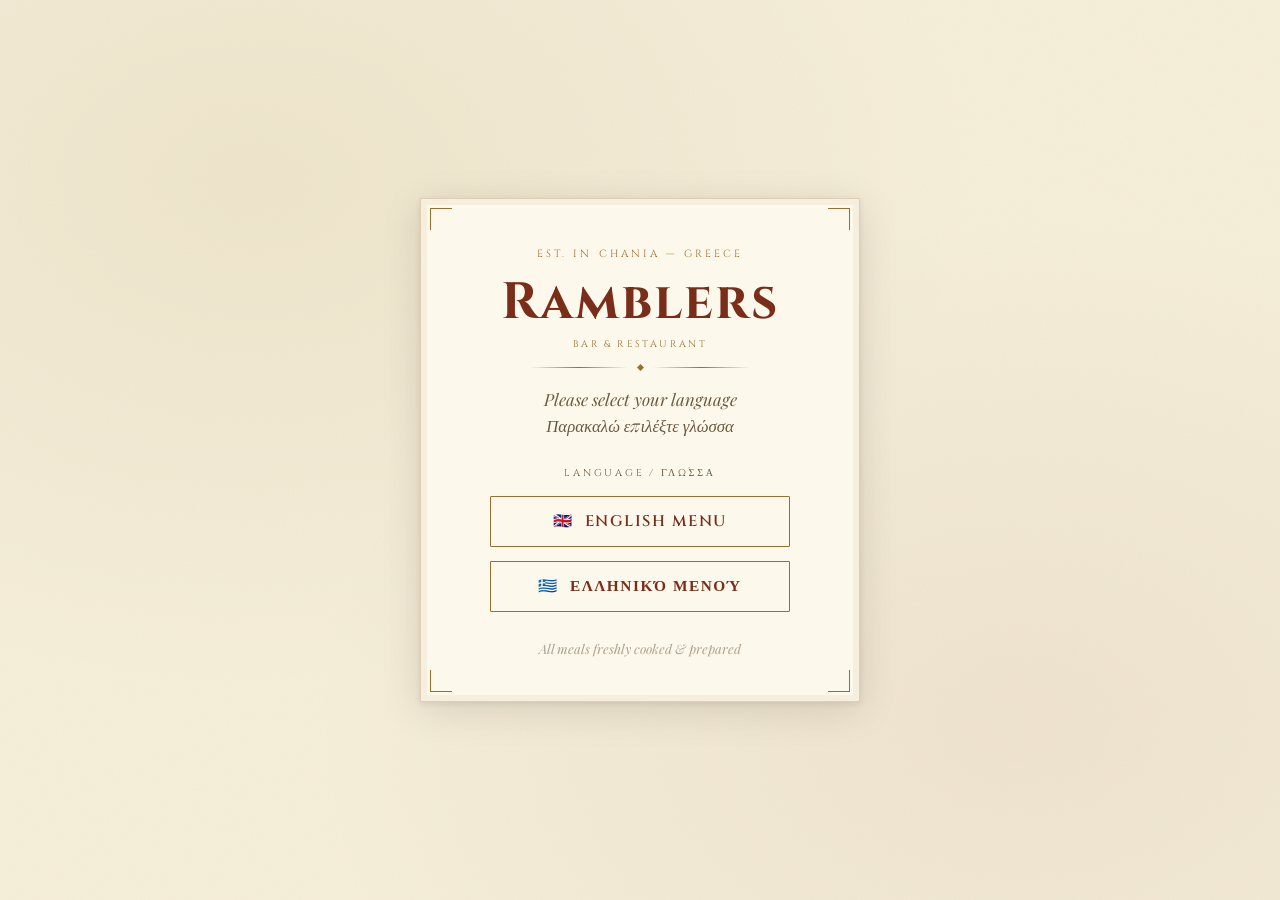
<file: index.html>
<!DOCTYPE html>
<html lang="en">
<head>
  <meta charset="UTF-8">
  <meta name="viewport" content="width=device-width, initial-scale=1.0, viewport-fit=cover">
  <meta name="theme-color" content="#2c1a0e">
  <title>Welcome to Ramblers</title>
  <link rel="preconnect" href="https://fonts.googleapis.com">
  <link href="https://fonts.googleapis.com/css2?family=Playfair+Display:ital,wght@0,400;0,600;0,700;1,400;1,600&family=Cinzel:wght@400;600;700&display=swap" rel="stylesheet">
  <style>
    *, *::before, *::after { box-sizing: border-box; margin: 0; padding: 0; }

    :root {
      --ink:       #1a1008;
      --parchment: #f5eed8;
      --cream:     #fdf8ec;
      --gold:      #9a6f2e;
      --gold-light:#c49a4a;
      --rust:      #7a2e1a;
      --faded:     #6b5a3e;
      --touch-min: 44px;
    }

    html {
      -webkit-text-size-adjust: 100%;
      text-size-adjust: 100%;
    }

    body {
      font-family: 'Playfair Display', 'Georgia', 'Times New Roman', serif;
      background-color: var(--parchment);
      color: var(--ink);
      /* Full viewport, centered — works on all screen sizes */
      min-height: 100dvh; /* dvh = dynamic viewport height (handles iOS bar) */
      display: flex;
      align-items: center;
      justify-content: center;
      padding: 16px;
      /* Safe area for notch / home bar */
      padding-top: max(16px, env(safe-area-inset-top));
      padding-bottom: max(16px, env(safe-area-inset-bottom));
      padding-left: max(16px, env(safe-area-inset-left));
      padding-right: max(16px, env(safe-area-inset-right));
      background-image:
        radial-gradient(ellipse at 20% 20%, rgba(154,111,46,0.08) 0%, transparent 50%),
        radial-gradient(ellipse at 80% 80%, rgba(122,46,26,0.06) 0%, transparent 50%),
        url("data:image/svg+xml,%3Csvg xmlns='http://www.w3.org/2000/svg' width='400' height='400'%3E%3Cfilter id='n'%3E%3CfeTurbulence type='fractalNoise' baseFrequency='0.75' numOctaves='4' stitchTiles='stitch'/%3E%3C/filter%3E%3Crect width='400' height='400' filter='url(%23n)' opacity='0.04'/%3E%3C/svg%3E");
    }

    .card {
      /* Mobile: full width up to a comfortable max */
      width: 100%;
      max-width: 440px;
      background: var(--cream);
      border: 1px solid rgba(154,111,46,0.3);
      border-radius: 2px;
      /* Mobile padding: comfortable but not excessive */
      padding: 36px 24px 32px;
      text-align: center;
      position: relative;
      box-shadow:
        0 2px 6px rgba(26,16,8,0.08),
        0 8px 40px rgba(26,16,8,0.12),
        inset 0 0 0 6px rgba(154,111,46,0.07);
      animation: fadeUp 0.7s cubic-bezier(0.22,1,0.36,1) both;
    }

    @keyframes fadeUp {
      from { opacity: 0; transform: translateY(16px); }
      to   { opacity: 1; transform: translateY(0); }
    }

    /* Corner brackets */
    .card::before, .card::after,
    .corner-br, .corner-bl {
      content: '';
      position: absolute;
      width: 22px;
      height: 22px;
      border-color: var(--gold);
      border-style: solid;
    }
    .card::before  { top:9px; left:9px;  border-width: 1.5px 0 0 1.5px; }
    .card::after   { top:9px; right:9px; border-width: 1.5px 1.5px 0 0; }
    .corner-br { bottom:9px; right:9px; border-width: 0 1.5px 1.5px 0; }
    .corner-bl { bottom:9px; left:9px;  border-width: 0 0 1.5px 1.5px; }

    .emblem {
      font-family: 'Cinzel', serif;
      /* clamp for all screen sizes */
      font-size: clamp(0.52em, 2.5vw, 0.65em);
      letter-spacing: 0.3em;
      text-transform: uppercase;
      color: var(--gold);
      margin-bottom: 14px;
      display: block;
    }

    h1 {
      font-family: 'Cinzel', serif;
      font-size: clamp(2em, 10vw, 3.2em);
      font-weight: 700;
      color: var(--rust);
      line-height: 1.1;
      letter-spacing: 0.04em;
      margin-bottom: 6px;
    }

    .bar-label {
      font-family: 'Cinzel', serif;
      font-size: clamp(0.48em, 2vw, 0.6em);
      letter-spacing: 0.25em;
      color: var(--gold);
      margin-bottom: 4px;
      text-transform: uppercase;
    }

    .divider {
      display: flex;
      align-items: center;
      gap: 10px;
      margin: 14px auto 16px;
      max-width: 220px;
    }
    .divider-line {
      flex: 1;
      height: 1px;
      background: linear-gradient(to right, transparent, var(--gold), transparent);
    }
    .divider-diamond {
      width: 5px; height: 5px;
      background: var(--gold);
      transform: rotate(45deg);
      flex-shrink: 0;
    }

    .tagline {
      font-family: 'Playfair Display', 'Georgia', 'Times New Roman', serif;
      font-style: italic;
      font-size: clamp(0.88em, 3.8vw, 1.05em);
      color: var(--faded);
      margin-bottom: 28px;
      line-height: 1.55;
      padding: 0 4px;
    }

    .lang-label {
      font-family: 'Cinzel', serif;
      font-size: clamp(0.52em, 2.2vw, 0.62em);
      letter-spacing: 0.28em;
      text-transform: uppercase;
      color: var(--faded);
      margin-bottom: 16px;
      display: block;
    }

    .lang-buttons {
      display: flex;
      flex-direction: column;
      gap: 12px;
    }

    .lang-btn {
      display: flex;
      align-items: center;
      justify-content: center;
      width: 100%;
      max-width: 300px;
      margin: 0 auto;
      /* Meet touch target minimum */
      min-height: 44px;
      padding: 14px 20px;
      border: 1.5px solid var(--gold);
      background: transparent;
      color: var(--rust);
      font-family: 'Cinzel', serif;
      font-size: clamp(0.78em, 3.5vw, 0.96em);
      font-weight: 600;
      letter-spacing: 0.1em;
      text-transform: uppercase;
      cursor: pointer;
      border-radius: 1px;
      position: relative;
      overflow: hidden;
      transition: color 0.32s ease, border-color 0.32s ease;
      text-decoration: none;
      -webkit-tap-highlight-color: transparent;
    }

    .lang-btn::before {
      content: '';
      position: absolute;
      inset: 0;
      background: var(--rust);
      transform: scaleX(0);
      transform-origin: left;
      transition: transform 0.32s cubic-bezier(0.22,1,0.36,1);
      z-index: 0;
    }
    .lang-btn:hover::before,
    .lang-btn:focus::before  { transform: scaleX(1); }
    .lang-btn:hover,
    .lang-btn:focus { color: var(--cream); border-color: var(--rust); outline: none; }
    .lang-btn span { position: relative; z-index: 1; }

    /* On touch: show filled state on active (no hover) */
    .lang-btn:active::before { transform: scaleX(1); }
    .lang-btn:active { color: var(--cream); border-color: var(--rust); }

    .footer-note {
      margin-top: 28px;
      font-family: 'Playfair Display', 'Georgia', 'Times New Roman', serif;
      font-style: italic;
      font-size: clamp(0.72em, 3vw, 0.82em);
      color: rgba(107,90,62,0.55);
    }

    /* Tablet and up: more generous padding */
    @media (min-width: 480px) {
      .card { padding: 48px 40px 44px; }
      .lang-buttons { gap: 14px; }
    }
  </style>
</head>
<body>
  <div class="card">
    <div class="corner-br"></div>
    <div class="corner-bl"></div>

    <span class="emblem">Est. in Chania &mdash; Greece</span>
    <h1>Ramblers</h1>
    <p class="bar-label">Bar &amp; Restaurant</p>

    <div class="divider">
      <span class="divider-line"></span>
      <span class="divider-diamond"></span>
      <span class="divider-line"></span>
    </div>

    <p class="tagline">Please select your language<br>Παρακαλώ επιλέξτε γλώσσα</p>

    <span class="lang-label">Language / Γλώσσα</span>

    <div class="lang-buttons">
      <a class="lang-btn" href="menu_en.html"><span>🇬🇧&nbsp; English Menu</span></a>
      <a class="lang-btn" href="menu_gr.html"><span>🇬🇷&nbsp; Ελληνικό Μενού</span></a>
    </div>

    <p class="footer-note">All meals freshly cooked &amp; prepared</p>
  </div>
</body>
</html>
</file>
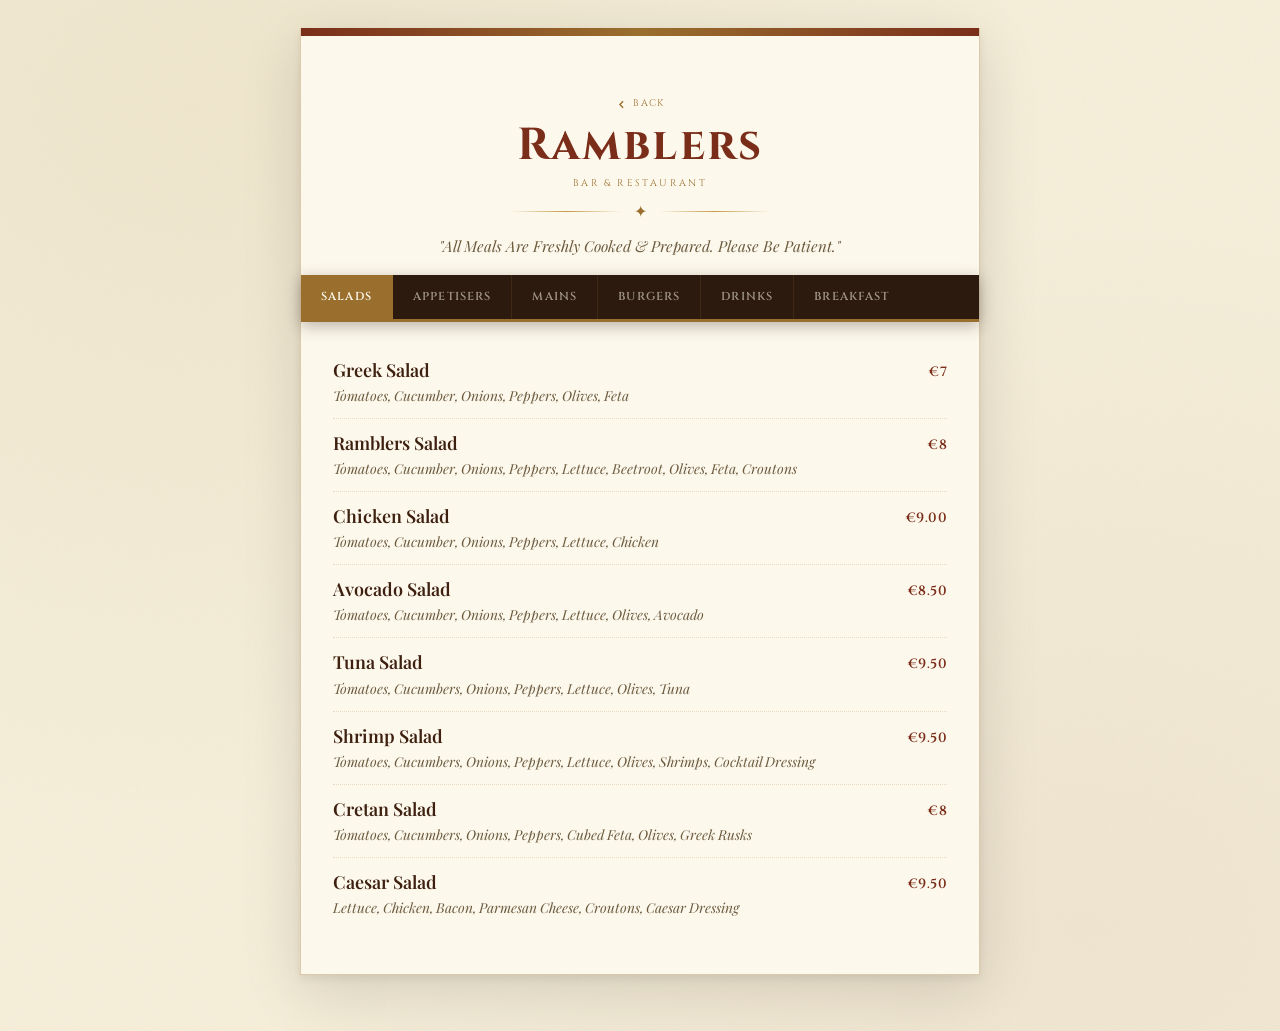
<file: menu_en.html>
<!DOCTYPE html>
<html lang="en">

<head>
  <meta charset="UTF-8">
  <meta name="viewport" content="width=device-width, initial-scale=1.0">
  <title>Our Menu – Ramblers Bar &amp; Restaurant</title>
  <link rel="preconnect" href="https://fonts.googleapis.com">
  <link
    href="https://fonts.googleapis.com/css2?family=Playfair+Display:ital,wght@0,400;0,600;0,700;1,400;1,600&family=Cinzel:wght@400;600;700&display=swap"
    rel="stylesheet">
  <link rel="stylesheet" href="styles.css">
  <script src="scripts.js" defer></script>
</head>

<body>

  <div class="menu-container">

    <!-- Decorative band added via CSS ::before -->

    <div class="menu-header">
      <a class="back-link" href="index.html">
        <svg viewBox="0 0 24 24">
          <polyline points="15 18 9 12 15 6" />
        </svg>
        Back
      </a>

      <h1 class="menu-title">Ramblers</h1>
      <span class="menu-subtitle">Bar &amp; Restaurant</span>

      <div class="header-rule">
        <span class="header-rule-line"></span>
        <span class="header-rule-ornament">✦</span>
        <span class="header-rule-line"></span>
      </div>

      <p class="tagline">"All Meals Are Freshly Cooked &amp; Prepared. Please Be Patient."</p>
    </div>

    <!-- Tab navigation (populated by JS) -->
    <div class="tab-container" id="menuTabs" role="tablist" aria-label="Menu categories"></div>

    <!-- ══ SALADS ══ -->
    <section class="menu-section" id="salads" role="tabpanel" tabindex="0" aria-labelledby="tab-salads">
      <h2 class="food-category">Salads</h2>
      <ul>
        <li><strong>Greek Salad</strong> <span class="price">€7</span>
          <span>Tomatoes, Cucumber, Onions, Peppers, Olives, Feta</span>
        </li>
        <li><strong>Ramblers Salad</strong> <span class="price">€8</span>
          <span>Tomatoes, Cucumber, Onions, Peppers, Lettuce, Beetroot, Olives, Feta, Croutons</span>
        </li>
        <li><strong>Chicken Salad</strong> <span class="price">€9.00</span>
          <span>Tomatoes, Cucumber, Onions, Peppers, Lettuce, Chicken</span>
        </li>
        <li><strong>Avocado Salad</strong> <span class="price">€8.50</span>
          <span>Tomatoes, Cucumber, Onions, Peppers, Lettuce, Olives, Avocado</span>
        </li>
        <li><strong>Tuna Salad</strong> <span class="price">€9.50</span>
          <span>Tomatoes, Cucumbers, Onions, Peppers, Lettuce, Olives, Tuna</span>
        </li>
        <li><strong>Shrimp Salad</strong> <span class="price">€9.50</span>
          <span>Tomatoes, Cucumbers, Onions, Peppers, Lettuce, Olives, Shrimps, Cocktail Dressing</span>
        </li>
        <li><strong>Cretan Salad</strong> <span class="price">€8</span>
          <span>Tomatoes, Cucumbers, Onions, Peppers, Cubed Feta, Olives, Greek Rusks</span>
        </li>
        <li><strong>Caesar Salad</strong> <span class="price">€9.50</span>
          <span>Lettuce, Chicken, Bacon, Parmesan Cheese, Croutons, Caesar Dressing</span>
        </li>
      </ul>
    </section>

    <!-- ══ APPETISERS ══ -->
    <section class="menu-section" id="appetisers" role="tabpanel" tabindex="0" aria-labelledby="tab-appetisers">
      <h2 class="food-category">Appetisers</h2>
      <ul>
        <li><strong>Fresh Bread and Garlic/Olive oil</strong> <span class="price">€2.50</span></li>
        <li><strong>Spring Rolls (sweet chili sauce)</strong> <span class="price">€2.00 each</span></li>
        <li><strong>French Fries</strong> <span class="price">€4.00</span></li>
        <li><strong>Onion Rings</strong> <span class="price">€5.50</span></li>
        <li><strong>Tzatziki and Bread</strong> <span class="price">€5.50</span></li>
        <li><strong>Feta Saganaki</strong> <span class="price">€6.50</span></li>
        <li><strong>Cheese Garlic Mushroom Bread</strong> <span class="price">€6.50</span></li>
        <li><strong>Gypsy Spits</strong> <span class="price">€8.00</span></li>
        <li><strong>Meat Balls in Greek Tomato Sauce (Beef)</strong> <span class="price">€8.00</span></li>
        <li><strong>Chicken Strips with Dipping Sauce</strong> <span class="price">€9.00</span></li>
        <li><strong>Wings (BBQ or Hot or Buffalo)</strong> <span class="price">€7.00</span></li>
        <li><strong>Calamari with Dipping Sauce</strong> <span class="price">€9.00</span></li>
        <li><strong>Cheese Pies with Honey</strong> <span class="price">€7.00</span></li>
        <li><strong>Cheese Balls with Sweet Chili Sauce (x8)</strong> <span class="price">€7.00</span></li>
        <li><strong>Breaded Shrimps (x8)</strong> <span class="price">€8.50</span>
          <span>Served with sweet chili sauce</span>
        </li>
      </ul>
    </section>

    <!-- ══ MAIN DISHES ══ -->
    <section class="menu-section" id="main-dishes" role="tabpanel" tabindex="0" aria-labelledby="tab-main-dishes">
      <h2 class="food-category">Main Dishes</h2>
      <ul>
        <li><strong>Greek Pork Gyros</strong> <span class="price">€12.00</span>
          <span>Served with Fries, Pitta Bread, Tzatziki, Tomatoes &amp; Onions</span>
        </li>
        <li><strong>Greek Chicken Gyros</strong> <span class="price">€12.00</span>
          <span>Served with Fries, Pitta Bread, Tzatziki, Tomatoes &amp; Onions</span>
        </li>
        <li><strong>Beef Chilli</strong> <span class="price">€12.50</span></li>
        <li><strong>Steak Beef (200g), Egg &amp; Chips</strong> <span class="price">€17.50</span></li>
        <li><strong>Beef Kebab (x3)</strong> <span class="price">€17.50</span></li>
        <li><strong>Beef Fillet Steak (300g)</strong> <span class="price">€30.00</span></li>
        <li><strong>Beef Rump Steak (300g)</strong> <span class="price">€27.50</span></li>
        <li><strong>Beef Sirloin Steak (300g)</strong> <span class="price">€27.50</span></li>
        <li><strong>Beef T-Bone Steak (500g)</strong> <span class="price">€29.00</span></li>
        <li><strong>Beef Rib Eye Steak (300g)</strong> <span class="price">€28.00</span></li>
        <li><strong>Pork Kebab (x3)</strong> <span class="price">€12.50</span></li>
        <li><strong>Pork Chop (+500g)</strong> <span class="price">€12.50</span></li>
        <li><strong>Pork Spare Ribs (Full Rack)</strong> <span class="price">€17.50</span>
          <span>BBQ or Plain</span>
        </li>
        <li><strong>Chicken Kebab (x3)</strong> <span class="price">€12.50</span></li>
        <li><strong>Grilled Chicken Fillet</strong> <span class="price">€12.50</span></li>
        <li><strong>Stuffed Chicken Fillet</strong> <span class="price">€14.50</span></li>
        <li><strong>Chicken Schnitzel</strong> <span class="price">€14.50</span></li>
        <li><strong>Lamb Chops</strong> <span class="price">€17.50</span>
          <span>4 x Loin Chops</span>
        </li>
      </ul>
      <p>All main courses served with Chips or Mashed Potatoes or Rice and Salad or Mixed Vegetables</p>

      <h3>Special Dishes</h3>
      <ul>
        <li><strong>English Cottage Pie (Beef)</strong> <span class="price">€12.00</span></li>
        <li><strong>Mexican Tacos (X3)</strong> <span class="price">€12.50</span></li>
        <li><strong>Chinese Sweet &amp; Sour Chicken</strong> <span class="price">€13.00</span></li>
        <li><strong>Indian Chicken Curry</strong> <span class="price">€13.00</span></li>
        <li><strong>Irish Beef Stew</strong> <span class="price">€16.00</span>
          <span>Served with Mashed Potatoes or Chips</span>
        </li>
        <li><strong>Irish Lamb Stew</strong> <span class="price">€17.50</span>
          <span>Served with Mashed Potatoes or Chips</span>
        </li>
        <li><strong>Australian Surf &amp; Turf</strong> <span class="price">€29.00</span>
          <span>Beef Steak 300g &amp; 2x Prawns</span>
        </li>
        <li><strong>American Cowboy Platter</strong> <span class="price">€35.00</span>
          <span>Mixed Grill with Chips/Salad/Pitta Bread – serves 2 persons</span>
        </li>
      </ul>

      <h3>Seafood</h3>
      <ul>
        <li><strong>Calamari</strong> <span class="price">€13.50</span>
          <span>With chips or rice</span>
        </li>
        <li><strong>English Fish &amp; Chips</strong> <span class="price">€14.50</span></li>
        <li><strong>Salmon Cutlet</strong> <span class="price">€16.00</span>
          <span>With chips or rice</span>
        </li>
        <li><strong>Prawns (x8)</strong> <span class="price">€18.50</span>
          <span>With chips or rice</span>
        </li>
      </ul>

      <h3>Pasta Dishes</h3>
      <ul>
        <li><strong>Pasta Bolognese</strong> <span class="price">€13.50</span></li>
        <li><strong>Pasta Carbonara</strong> <span class="price">€12.00</span></li>
        <li><strong>Seafood Pasta</strong> <span class="price">€15.00</span></li>
      </ul>

      <h3>Additions</h3>
      <ul>
        <li><strong>Choice of Sauces</strong> <span class="price">€2.50</span>
          <span>Mushroom, Pepper, Garlic, Ramblers</span>
        </li>
      </ul>
    </section>

    <!-- ══ BURGERS ══ -->
    <section class="menu-section" id="burgers" role="tabpanel" tabindex="0" aria-labelledby="tab-burgers">
      <h2 class="food-category">Burgers</h2>
      <ul>
        <li><strong>Beef Burger (Plain)</strong> <span class="price">€9</span></li>
        <li><strong>Cheese Burger</strong> <span class="price">€9.50</span></li>
        <li><strong>Bacon Cheese Burger</strong> <span class="price">€10.00</span></li>
        <li><strong>Chicken Burger</strong> <span class="price">€9.50</span></li>
        <li><strong>Chicken Schnitzel Burger</strong> <span class="price">€10</span></li>
        <li><strong>Steak Sandwich (100g Beef)</strong> <span class="price">€14.50</span></li>
      </ul>
      <p>All served with Fries</p>
      <h3>Build Your Burger</h3>
      <ul>
        <li><strong>Extras</strong> <span class="price">€1.00 each</span>
          <span>Egg, Caramelised Onions, Pineapple, Jalapeños, Mushroom / Pepper / Garlic Sauces</span>
        </li>
      </ul>
    </section>

    <!-- ══ DRINKS ══ -->
    <section class="menu-section" id="drinks" role="tabpanel" tabindex="0" aria-labelledby="tab-drinks">
      <h2 class="food-category">Drinks</h2>

      <h3>Soft Drinks</h3>
      <ul>
        <li><strong>Coca-Cola</strong> <span class="price">Bottle €2.00 · Cans €2.50</span></li>
        <li><strong>Coca-Cola Light</strong> <span class="price">Bottle €2.00 · Cans €2.50</span></li>
        <li><strong>Sprite</strong> <span class="price">Bottle €2.00 · Cans €2.50</span></li>
        <li><strong>Ginger Ale</strong> <span class="price">Cans €2.50</span></li>
        <li><strong>Fanta Orange</strong> <span class="price">Cans €2.50</span></li>
        <li><strong>Lemonade</strong> <span class="price">Cans €2.50</span></li>
        <li><strong>Soda Water</strong> <span class="price">Bottle €2.00 · Cans €2.50</span></li>
        <li><strong>Tonic Water</strong> <span class="price">Bottle €2.00 · Cans €2.50</span></li>
        <li><strong>Tonic Water Zero</strong> <span class="price">Cans €2.50</span></li>
        <li><strong>Gerani Gazoza</strong> <span class="price">Bottle €2.00</span></li>
        <li><strong>Gerani Orange</strong> <span class="price">Bottle €2.00</span></li>
        <li><strong>Gerani Lemonade</strong> <span class="price">Bottle €2.00</span></li>
        <li><strong>Iced Tea (all Flavours)</strong> <span class="price">Cans €2.50</span></li>
        <li><strong>Red Bull</strong> <span class="price">Cans €3.00</span></li>
      </ul>

      <h3>Water, Juices &amp; House Wine</h3>
      <ul>
        <li><strong>Water 750ml Bottle</strong> <span class="price">€1.00</span></li>
        <li><strong>Juices (All Flavours) per glass</strong> <span class="price">€2.50</span>
          <span>Orange, Banana, Strawberry, Lemon, Pineapple, Apple, Cranberry, Sour Cherry</span>
        </li>
        <li><strong>Coffee</strong> <span class="price">€2.50</span></li>
        <li><strong>Tea</strong> <span class="price">€2.50</span></li>
        <li><strong>Village Wine (White &amp; Red)</strong> <span class="price">Glass €3.00 · 500ml €6.00 · 1L
            €12.00</span></li>
        <li><strong>Retsina Chania 500ml</strong> <span class="price">€5.00</span></li>
        <li><strong>All Bottled Wine</strong> <span class="price">€13.50 per bottle</span></li>
      </ul>

      <h3>Beers</h3>
      <ul>
        <li><strong>Mythos 500ml</strong> <span class="price">€4.00</span></li>
        <li><strong>Mythos Radler 330ml</strong> <span class="price">€3.50</span></li>
        <li><strong>Mythos Zero 0% 330ml</strong> <span class="price">€3.50</span></li>
        <li><strong>Amstel 500ml</strong> <span class="price">€4.00</span></li>
        <li><strong>Fix 500ml</strong> <span class="price">€4.00</span></li>
        <li><strong>Fix Dark 330ml</strong> <span class="price">€3.50</span></li>
        <li><strong>Alfa 500ml</strong> <span class="price">€4.00</span></li>
        <li><strong>Heineken 500ml</strong> <span class="price">€4.00</span></li>
        <li><strong>Heineken Zero 0% 330ml</strong> <span class="price">€3.50</span></li>
        <li><strong>Pils 500ml</strong> <span class="price">€4.00</span></li>
        <li><strong>Eza Lager 500ml</strong> <span class="price">€4.00</span></li>
        <li><strong>Eza Pilsner 500ml</strong> <span class="price">€4.00</span></li>
        <li><strong>Kaiser 500ml</strong> <span class="price">€4.00</span></li>
        <li><strong>Blue Island 330ml</strong> <span class="price">€3.50</span></li>
        <li><strong>Strongbow British Dry 330ml</strong> <span class="price">€3.50</span></li>
        <li><strong>Strongbow Apple 330ml</strong> <span class="price">€3.50</span></li>
        <li><strong>Strongbow Red Berries 330ml</strong> <span class="price">€3.50</span></li>
        <li><strong>Odyssey White 330ml</strong> <span class="price">€6.00</span></li>
        <li><strong>Odyssey Red 330ml</strong> <span class="price">€6.00</span></li>
        <li><strong>Corona 355ml</strong> <span class="price">€5.00</span></li>
        <li><strong>Stella Artois 330ml</strong> <span class="price">€4.00</span></li>
        <li><strong>Duvel 330ml</strong> <span class="price">€6.50</span></li>
        <li><strong>Chimay 330ml</strong> <span class="price">€6.50</span></li>
      </ul>

      <h3>Draught Beers</h3>
      <ul>
        <li><strong>Mythos</strong> <span class="price">330ml €4.00 · 500ml €5.50</span></li>
        <li><strong>Charma (Blonde)</strong> <span class="price">330ml €4.00 · 500ml €5.50</span></li>
        <li><strong>Charma (Dark)</strong> <span class="price">330ml €4.00 · 500ml €5.50</span></li>
        <li><strong>Guinness</strong> <span class="price">330ml €4.50 · 500ml €7.50</span></li>
        <li><strong>Kilkenny</strong> <span class="price">200ml €3.50 · 500ml €6.50</span></li>
        <li><strong>Guinness IPA</strong> <span class="price">200ml €3.00 · 500ml €6.00</span></li>
      </ul>

      <h3>Cocktails</h3>
      <ul>
        <li><strong>Long Island Iced Tea</strong> <span class="price">€9.50</span></li>
        <li><strong>Margarita</strong> <span class="price">€7.50</span></li>
        <li><strong>Pina Colada</strong> <span class="price">€8.00</span></li>
        <li><strong>Sex on the Beach</strong> <span class="price">€7.50</span></li>
        <li><strong>Rum Runner</strong> <span class="price">€8.00</span></li>
        <li><strong>Mojito</strong> <span class="price">€7.50</span></li>
        <li><strong>Cosmopolitan</strong> <span class="price">€7.50</span></li>
        <li><strong>Martini</strong> <span class="price">€7.00</span></li>
        <li><strong>Manhattan</strong> <span class="price">€8.50</span></li>
        <li><strong>Old Fashioned</strong> <span class="price">€8.50</span></li>
        <li><strong>Bloody Mary</strong> <span class="price">€7.00</span>
          <span>Vodka and spicy tomato juice</span>
        </li>
        <li><strong>Irish Coffee</strong> <span class="price">€8.00</span>
          <span>Whiskey with coffee, topped with fresh cream</span>
        </li>
      </ul>

      <h3>Irish Whiskey</h3>
      <ul>
        <li><strong>Jameson Whiskey</strong> <span class="price">€6.00</span></li>
        <li><strong>Bushmill Whiskey</strong> <span class="price">€7.00</span></li>
        <li><strong>Blackbush Whiskey</strong> <span class="price">€7.00</span></li>
        <li><strong>Teeling Whiskey</strong> <span class="price">€7.00</span></li>
        <li><strong>Red Breast</strong> <span class="price">€8.00</span></li>
      </ul>

      <h3>American Bourbon</h3>
      <ul>
        <li><strong>Jack Daniels</strong> <span class="price">€7.00</span></li>
        <li><strong>Jack Daniels Honey</strong> <span class="price">€7.00</span></li>
        <li><strong>Jim Beam</strong> <span class="price">€7.00</span></li>
        <li><strong>Wild Turkey 81</strong> <span class="price">€8.00</span></li>
        <li><strong>Buffalo Trace</strong> <span class="price">€8.00</span></li>
      </ul>

      <h3>Scottish Blended Whiskey</h3>
      <ul>
        <li><strong>Glenmorangie Whiskey</strong> <span class="price">€8.00</span></li>
        <li><strong>Talisker Whiskey</strong> <span class="price">€8.00</span></li>
        <li><strong>Chivas Whiskey</strong> <span class="price">€7.00</span></li>
        <li><strong>Dimple Whiskey</strong> <span class="price">€7.00</span></li>
        <li><strong>Jura Whiskey</strong> <span class="price">€8.00</span></li>
        <li><strong>Glenfiddich Whiskey</strong> <span class="price">€8.00</span></li>
        <li><strong>Cardhu Whiskey</strong> <span class="price">€8.00</span></li>
        <li><strong>Johnnie Walker Red</strong> <span class="price">€6.00</span></li>
        <li><strong>Johnnie Walker Black</strong> <span class="price">€7.00</span></li>
        <li><strong>Bells Whiskey</strong> <span class="price">€6.00</span></li>
        <li><strong>J &amp; B Whiskey</strong> <span class="price">€6.00</span></li>
        <li><strong>Vat 69 Whiskey</strong> <span class="price">€6.00</span></li>
        <li><strong>Cutty Sark Whiskey</strong> <span class="price">€6.00</span></li>
        <li><strong>Black &amp; White Whiskey</strong> <span class="price">€6.00</span></li>
        <li><strong>Teachers Whiskey</strong> <span class="price">€6.00</span></li>
        <li><strong>Ballentines Whiskey</strong> <span class="price">€6.00</span></li>
        <li><strong>Mackenzie Whiskey</strong> <span class="price">€6.00</span></li>
      </ul>

      <h3>Gins</h3>
      <ul>
        <li><strong>Gordon's Gin</strong> <span class="price">€6.00</span></li>
        <li><strong>Gordon's Pink Gin</strong> <span class="price">€6.00</span></li>
        <li><strong>Bombay Gin</strong> <span class="price">€7.00</span></li>
        <li><strong>Hendrick's Gin</strong> <span class="price">€7.00</span></li>
        <li><strong>Bulldog Gin</strong> <span class="price">€7.00</span></li>
        <li><strong>Tanqueray Gin</strong> <span class="price">€7.00</span></li>
        <li><strong>Beefeaters Gin</strong> <span class="price">€7.00</span></li>
      </ul>

      <h3>Vodka</h3>
      <ul>
        <li><strong>Absolut Vodka</strong> <span class="price">€6.00</span></li>
        <li><strong>Serkova Vodka</strong> <span class="price">€6.00</span></li>
        <li><strong>Ursus Vodka</strong> <span class="price">€6.00</span></li>
      </ul>

      <h3>Rum</h3>
      <ul>
        <li><strong>Bacardi</strong> <span class="price">€6.00</span></li>
        <li><strong>Bacardi Spiced</strong> <span class="price">€6.00</span></li>
        <li><strong>Bacardi Dark</strong> <span class="price">€6.00</span></li>
        <li><strong>Captain Morgan Spiced</strong> <span class="price">€6.00</span></li>
        <li><strong>Captain Morgan Dark</strong> <span class="price">€6.00</span></li>
        <li><strong>Captain Morgan Reserve</strong> <span class="price">€6.00</span></li>
        <li><strong>Havana Club 3</strong> <span class="price">€6.00</span></li>
        <li><strong>Havana Club Dark</strong> <span class="price">€6.00</span></li>
        <li><strong>Malibu</strong> <span class="price">€6.00</span></li>
      </ul>

      <h3>Tequila</h3>
      <ul>
        <li><strong>Tequila Silver (shot)</strong> <span class="price">€3.00</span></li>
        <li><strong>Tequila Yellow (shot)</strong> <span class="price">€2.50</span></li>
      </ul>

      <h3>Liqueurs &amp; Others</h3>
      <ul>
        <li><strong>Crown Royal (all)</strong> <span class="price">€8.00</span></li>
        <li><strong>Metaxa 3</strong> <span class="price">€6.00</span></li>
        <li><strong>Metaxa 5</strong> <span class="price">€7.00</span></li>
        <li><strong>Martini</strong> <span class="price">€6.00</span></li>
        <li><strong>Japanese Whiskey (any)</strong> <span class="price">€7.00</span></li>
        <li><strong>Ouzo</strong> <span class="price">€4.00</span></li>
        <li><strong>Hennessy</strong> <span class="price">€7.00</span></li>
        <li><strong>Four Roses Bourbon</strong> <span class="price">€6.00</span></li>
        <li><strong>Baileys</strong> <span class="price">€6.00</span></li>
        <li><strong>Disaronno</strong> <span class="price">€6.00</span></li>
        <li><strong>Tia Maria</strong> <span class="price">€6.00</span></li>
        <li><strong>Kahlua</strong> <span class="price">€6.00</span></li>
        <li><strong>Southern Comfort</strong> <span class="price">€6.00</span></li>
        <li><strong>Drambuie</strong> <span class="price">€6.00</span></li>
        <li><strong>Cointreau</strong> <span class="price">€6.00</span></li>
        <li><strong>Grand Marnier</strong> <span class="price">€6.00</span></li>
        <li><strong>Campari</strong> <span class="price">€6.00</span></li>
        <li><strong>Pimm's</strong> <span class="price">€6.00</span></li>
        <li><strong>Sours</strong> <span class="price">€6.00</span></li>
        <li><strong>Fireball (shot)</strong> <span class="price">€2.50</span></li>
      </ul>
    </section>

    <!-- ══ BREAKFAST ══ -->
    <section class="menu-section" id="breakfast" role="tabpanel" tabindex="0" aria-labelledby="tab-breakfast">
      <h2 class="food-category">Breakfast</h2>
      <p>Served from 8am to 4pm</p>

      <ul>
        <li><strong>Small Breakfast</strong> <span class="price">€8.00</span>
          <span>1x Sausage, 2x Bacon, 1x Egg, 1x Toast, 1x Fried Tomato, Baked Beans &amp; Cup of Tea or Coffee</span>
        </li>
        <li><strong>Medium Breakfast</strong> <span class="price">€9.50</span>
          <span>2x Bacon, 2x Sausage, 1x Egg, 2x Hash Brown, 1x Toast, 1x Fried Tomato, Baked Beans &amp; Cup of Tea or
            Coffee</span>
        </li>
        <li><strong>Full English Breakfast</strong> <span class="price">€12.00</span>
          <span>3x Bacon, 3x Sausages, 2x Eggs, 2x Toast, 2x Hash Browns, 2x Fried Tomato, Baked Beans &amp; Cup of Tea
            or Coffee</span>
        </li>
        <li><strong>Vegetarian Breakfast</strong> <span class="price">€8.00</span>
          <span>2x Eggs, 2x Toast, 2x Hash Brown, 2x Fried Tomato, Baked Beans &amp; a Cup of Tea or Coffee</span>
        </li>
        <li><strong>Beans on Toast</strong> <span class="price">€4.50</span></li>
        <li><strong>2x Toast with Butter &amp; Jam</strong> <span class="price">€4.00</span></li>
      </ul>

      <h3>Add Extras</h3>
      <ul class="extras">
        <li><strong>Sausage</strong> <span class="price">€1.20</span></li>
        <li><strong>Bacon</strong> <span class="price">€1.20</span></li>
        <li><strong>Black Pudding</strong> <span class="price">€2.50</span></li>
        <li><strong>Egg</strong> <span class="price">€1.00</span></li>
        <li><strong>Hash Brown</strong> <span class="price">€1.00</span></li>
        <li><strong>Beans</strong> <span class="price">€1.00</span></li>
        <li><strong>Cheese</strong> <span class="price">€1.00</span></li>
        <li><strong>Fried Tomato</strong> <span class="price">€0.80</span></li>
        <li><strong>Sautéed Mushrooms</strong> <span class="price">€0.80</span></li>
        <li><strong>Sautéed Onions</strong> <span class="price">€0.80</span></li>
        <li><strong>Green Peppers</strong> <span class="price">€0.80</span></li>
        <li><strong>Toast slice</strong> <span class="price">€0.80</span></li>
        <li><strong>Jam</strong> <span class="price">€1.00</span></li>
        <li><strong>Butter</strong> <span class="price">€1.00</span></li>
      </ul>

      <h3>Fresh Buns</h3>
      <ul>
        <li><strong>BLT (Bacon, Lettuce &amp; Tomato)</strong> <span class="price">€5.00</span></li>
        <li><strong>Bacon</strong> <span class="price">€4.50</span></li>
        <li><strong>Bacon &amp; Egg</strong> <span class="price">€5.50</span></li>
        <li><strong>Sausage</strong> <span class="price">€4.50</span></li>
        <li><strong>Sausage &amp; Bacon</strong> <span class="price">€5.70</span></li>
        <li><strong>Sausage &amp; Egg</strong> <span class="price">€5.50</span></li>
        <li><strong>Bacon, Sausage, Egg &amp; Tomato</strong> <span class="price">€7.00</span></li>
      </ul>
      <p>Available on Sliced White Bread, Sliced Brown Bread or Bagel — Fresh or Toasted</p>

      <h3>Sandwiches &amp; Light Options</h3>
      <ul>
        <li><strong>Smoked Salmon with Cream Cheese &amp; Lettuce</strong> <span class="price">€7.00</span></li>
        <li><strong>Ham &amp; Tomato</strong> <span class="price">€4.50</span></li>
        <li><strong>Cheese &amp; Tomato</strong> <span class="price">€4.50</span></li>
        <li><strong>Turkey &amp; Tomato</strong> <span class="price">€4.50</span></li>
      </ul>

      <h3>Hot Plates</h3>
      <ul>
        <li><strong>Beef Burger 100g (with Caramelised Onions)</strong> <span class="price">€6.00</span></li>
        <li><strong>Omelette</strong> <span class="price">€7.00</span>
          <span>Add extras – see above</span>
        </li>
      </ul>

      <h3>Desserts</h3>
      <ul>
        <li><strong>Cake (per slice)</strong> <span class="price">€5.50</span></li>
      </ul>
    </section>

    <!-- Overlay -->
    <div class="overlay flex-column" id="overlay" style="display:none;">
      <div class="overlay-content">
        <h2>Trial Expired.<br>Please Contact Website Administrator.</h2>
        <button id="view-menu-overlay-btn">View Menu</button>
      </div>
    </div>

  </div><!-- /.menu-container -->
</body>

</html>
</file>
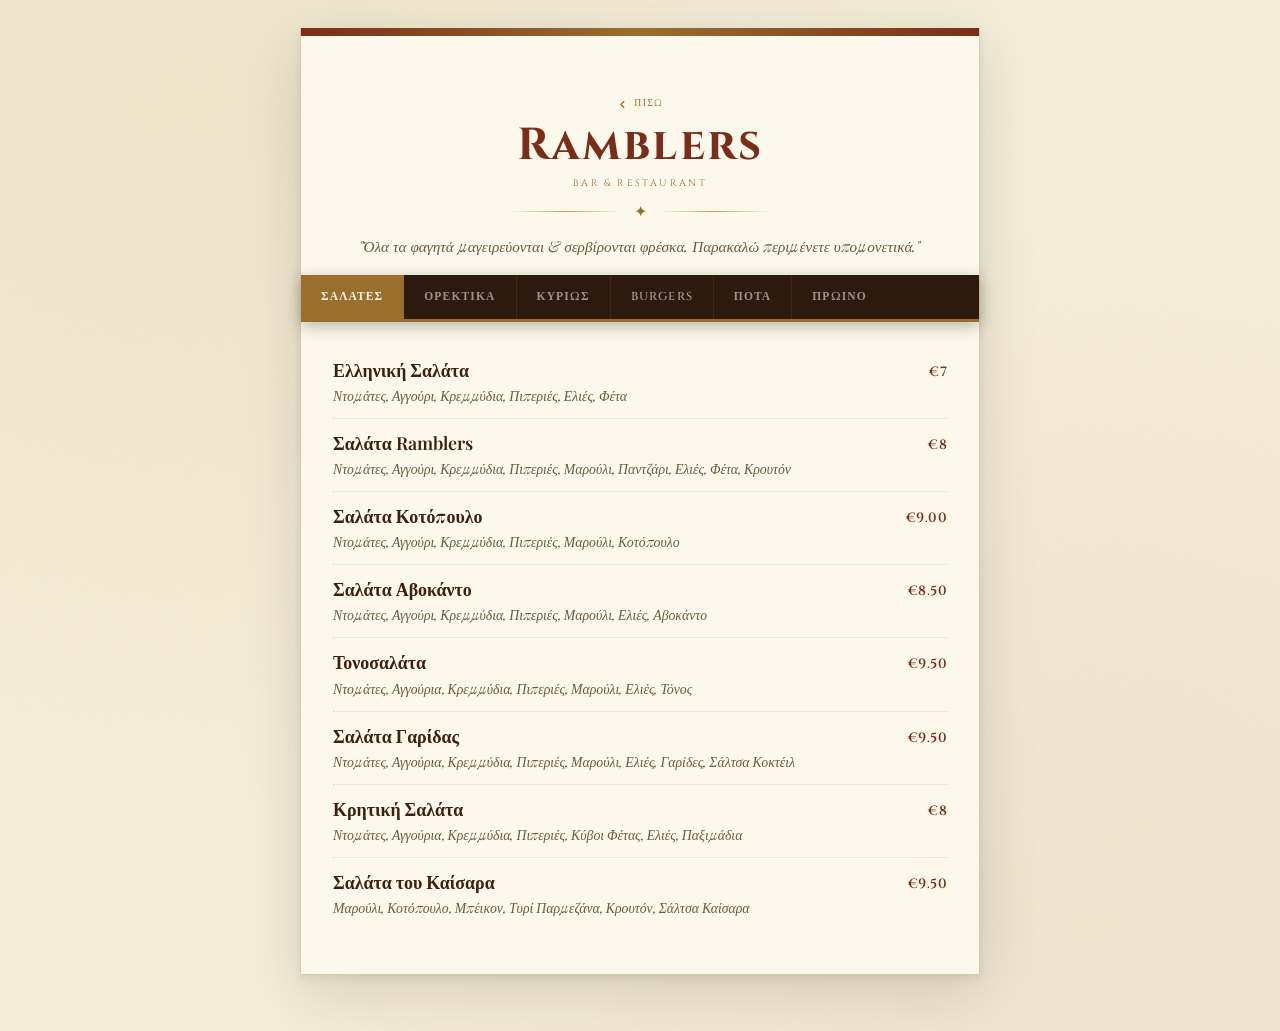
<file: menu_gr.html>
<!DOCTYPE html>
<html lang="el">
<head>
  <meta charset="UTF-8">
  <meta name="viewport" content="width=device-width, initial-scale=1.0">
  <title>Το Μενού Μας – Ramblers Bar &amp; Restaurant</title>
  <link rel="preconnect" href="https://fonts.googleapis.com">
  <link href="https://fonts.googleapis.com/css2?family=Playfair+Display:ital,wght@0,400;0,600;0,700;1,400;1,600&family=Cinzel:wght@400;600;700&display=swap" rel="stylesheet">
  <link rel="stylesheet" href="styles.css">
  <script src="scripts.js" defer></script>
</head>
<body>

<div class="menu-container">

  <div class="menu-header">
    <a class="back-link" href="index.html">
      <svg viewBox="0 0 24 24"><polyline points="15 18 9 12 15 6"/></svg>
      Πίσω
    </a>

    <h1 class="menu-title">Ramblers</h1>
    <span class="menu-subtitle">Bar &amp; Restaurant</span>

    <div class="header-rule">
      <span class="header-rule-line"></span>
      <span class="header-rule-ornament">✦</span>
      <span class="header-rule-line"></span>
    </div>

    <p class="tagline">"Όλα τα φαγητά μαγειρεύονται &amp; σερβίρονται φρέσκα. Παρακαλώ περιμένετε υπομονετικά."</p>
  </div>

  <div class="tab-container" id="menuTabs" role="tablist" aria-label="Κατηγορίες μενού"></div>

  <!-- ══ ΣΑΛΑΤΕΣ ══ -->
  <section class="menu-section" id="salads" role="tabpanel" tabindex="0" aria-labelledby="tab-salads">
    <h2 class="food-category">Σαλάτες</h2>
    <ul>
      <li><strong>Ελληνική Σαλάτα</strong> <span class="price">€7</span>
          <span>Ντομάτες, Αγγούρι, Κρεμμύδια, Πιπεριές, Ελιές, Φέτα</span></li>
      <li><strong>Σαλάτα Ramblers</strong> <span class="price">€8</span>
          <span>Ντομάτες, Αγγούρι, Κρεμμύδια, Πιπεριές, Μαρούλι, Παντζάρι, Ελιές, Φέτα, Κρουτόν</span></li>
      <li><strong>Σαλάτα Κοτόπουλο</strong> <span class="price">€9.00</span>
          <span>Ντομάτες, Αγγούρι, Κρεμμύδια, Πιπεριές, Μαρούλι, Κοτόπουλο</span></li>
      <li><strong>Σαλάτα Αβοκάντο</strong> <span class="price">€8.50</span>
          <span>Ντομάτες, Αγγούρι, Κρεμμύδια, Πιπεριές, Μαρούλι, Ελιές, Αβοκάντο</span></li>
      <li><strong>Τονοσαλάτα</strong> <span class="price">€9.50</span>
          <span>Ντομάτες, Αγγούρια, Κρεμμύδια, Πιπεριές, Μαρούλι, Ελιές, Τόνος</span></li>
      <li><strong>Σαλάτα Γαρίδας</strong> <span class="price">€9.50</span>
          <span>Ντομάτες, Αγγούρια, Κρεμμύδια, Πιπεριές, Μαρούλι, Ελιές, Γαρίδες, Σάλτσα Κοκτέιλ</span></li>
      <li><strong>Κρητική Σαλάτα</strong> <span class="price">€8</span>
          <span>Ντομάτες, Αγγούρια, Κρεμμύδια, Πιπεριές, Κύβοι Φέτας, Ελιές, Παξιμάδια</span></li>
      <li><strong>Σαλάτα του Καίσαρα</strong> <span class="price">€9.50</span>
          <span>Μαρούλι, Κοτόπουλο, Μπέικον, Τυρί Παρμεζάνα, Κρουτόν, Σάλτσα Καίσαρα</span></li>
    </ul>
  </section>

  <!-- ══ ΟΡΕΚΤΙΚΑ ══ -->
  <section class="menu-section" id="appetisers" role="tabpanel" tabindex="0" aria-labelledby="tab-appetisers">
    <h2 class="food-category">Ορεκτικά</h2>
    <ul>
      <li><strong>Φρέσκο Ψωμί και Σκόρδο/Ελαιόλαδο</strong> <span class="price">€2.50</span></li>
      <li><strong>Spring Rolls (Γλυκό τσίλι)</strong> <span class="price">€2.00/Κομμάτι</span></li>
      <li><strong>Πατάτες Τηγανητές</strong> <span class="price">€4.00</span></li>
      <li><strong>Onion Rings</strong> <span class="price">€5.50</span></li>
      <li><strong>Τζατζίκι και Ψωμί</strong> <span class="price">€5.50</span></li>
      <li><strong>Φέτα Σαγανάκι</strong> <span class="price">€6.50</span></li>
      <li><strong>Ψωμί Σκόρδου με Τυρί &amp; Μανιτάρια</strong> <span class="price">€6.50</span></li>
      <li><strong>Gypsy Spits</strong> <span class="price">€8.00</span></li>
      <li><strong>Κεφτεδάκια σε Ελληνική Σάλτσα Ντομάτας (Μοσχάρι)</strong> <span class="price">€8.00</span></li>
      <li><strong>Κοτομπουκιές με σάλτσα</strong> <span class="price">€9.00</span></li>
      <li><strong>Φτερούγες (BBQ ή Καυτερές ή Buffalo)</strong> <span class="price">€7.00</span></li>
      <li><strong>Καλαμαράκια με Σάλτσα</strong> <span class="price">€9.00</span></li>
      <li><strong>Τυρόπιτες με Μέλι</strong> <span class="price">€7.00</span></li>
      <li><strong>Τυροκροκέτες με Σάλτσα Γλυκό Τσίλι (x8)</strong> <span class="price">€7.00</span></li>
      <li><strong>Παναρισμένες Γαρίδες (x8)</strong> <span class="price">€8.50</span>
          <span>Σερβίρονται με σάλτσα γλυκό τσίλι</span></li>
    </ul>
  </section>

  <!-- ══ ΚΥΡΙΩΣ ΠΙΑΤΑ ══ -->
  <section class="menu-section" id="main-dishes" role="tabpanel" tabindex="0" aria-labelledby="tab-main-dishes">
    <h2 class="food-category">Κυρίως Πιάτα</h2>
    <ul>
      <li><strong>Ελληνικός Γύρος Χοιρινός</strong> <span class="price">€12.00</span>
          <span>Σερβίρεται με Πατάτες Τηγανητές, Πίτα, Τζατζίκι, Ντομάτες &amp; Κρεμμύδια</span></li>
      <li><strong>Ελληνικός Γύρος Κοτόπουλο</strong> <span class="price">€12.00</span>
          <span>Σερβίρεται με Πατάτες Τηγανητές, Πίτα, Τζατζίκι, Ντομάτες &amp; Κρεμμύδια</span></li>
      <li><strong>Μοσχαρίσιο Τσίλι</strong> <span class="price">€12.50</span></li>
      <li><strong>Μοσχαρίσια Μπριζόλα (200γρ), Αυγό &amp; Πατάτες</strong> <span class="price">€17.50</span></li>
      <li><strong>Μοσχαρίσια Κεμπάπ (x3)</strong> <span class="price">€17.50</span></li>
      <li><strong>Φιλέτο Μοσχάρι (300γρ)</strong> <span class="price">€30.00</span></li>
      <li><strong>Μοσχαρίσια Ράμπα (300γρ)</strong> <span class="price">€27.50</span></li>
      <li><strong>Μοσχαρίσια Σίρλοϊν (300γρ)</strong> <span class="price">€27.50</span></li>
      <li><strong>Μοσχαρίσια T-Bone (500γρ)</strong> <span class="price">€29.00</span></li>
      <li><strong>Μοσχαρίσια Rib Eye (300γρ)</strong> <span class="price">€28.00</span></li>
      <li><strong>Χοιρινό Κεμπάπ (x3)</strong> <span class="price">€12.50</span></li>
      <li><strong>Χοιρινή Μπριζόλα (+500γρ)</strong> <span class="price">€12.50</span></li>
      <li><strong>Χοιρινά Παϊδάκια (Ολόκληρη Πλευρά)</strong> <span class="price">€17.50</span>
          <span>BBQ ή Σκέτα</span></li>
      <li><strong>Κοτόπουλο Κεμπάπ (x3)</strong> <span class="price">€12.50</span></li>
      <li><strong>Ψητό Φιλέτο Κοτόπουλου</strong> <span class="price">€12.50</span></li>
      <li><strong>Γεμιστό Φιλέτο Κοτόπουλου</strong> <span class="price">€14.50</span></li>
      <li><strong>Chicken Schnitzel</strong> <span class="price">€14.50</span></li>
      <li><strong>Αρνίσιες Μπριζόλες</strong> <span class="price">€17.50</span>
          <span>4 x Μπριζολάκια Φιλέτου</span></li>
    </ul>
    <p>Όλα τα κυρίως πιάτα σερβίρονται με Πατάτες Τηγανητές ή Πουρέ ή Ρύζι και Σαλάτα ή Μικτά Λαχανικά</p>

    <h3>Ειδικά Πιάτα</h3>
    <ul>
      <li><strong>English Cottage Pie (Μοσχάρι)</strong> <span class="price">€12.00</span></li>
      <li><strong>Mexican Tacos (X3)</strong> <span class="price">€12.50</span></li>
      <li><strong>Chinese Sweet &amp; Sour Chicken</strong> <span class="price">€13.00</span></li>
      <li><strong>Indian Chicken Curry</strong> <span class="price">€13.00</span></li>
      <li><strong>Irish Beef Stew</strong> <span class="price">€16.00</span>
          <span>Σερβίρεται με Πουρέ ή Πατάτες Τηγανιτές</span></li>
      <li><strong>Irish Lamb Stew</strong> <span class="price">€17.50</span>
          <span>Σερβίρεται με Πουρέ ή Πατάτες Τηγανιτές</span></li>
      <li><strong>Australian Surf &amp; Turf</strong> <span class="price">€29.00</span>
          <span>Μοσχαρίσια Μπριζόλα 300γρ &amp; 2x Γαρίδες</span></li>
      <li><strong>American Cowboy Platter</strong> <span class="price">€35.00</span>
          <span>Μικτή Σχάρα με Πατάτες/Σαλάτα/Πίτα – για 2 άτομα</span></li>
    </ul>

    <h3>Θαλασσινά</h3>
    <ul>
      <li><strong>Καλαμάρι</strong> <span class="price">€13.50</span>
          <span>Με πατάτες ή ρύζι</span></li>
      <li><strong>English Fish &amp; Chips</strong> <span class="price">€14.50</span></li>
      <li><strong>Κόλλα Σολομού</strong> <span class="price">€16.00</span>
          <span>Με πατάτες ή ρύζι</span></li>
      <li><strong>Γαρίδες (x8)</strong> <span class="price">€18.50</span>
          <span>Με πατάτες ή ρύζι</span></li>
    </ul>

    <h3>Πιάτα Ζυμαρικών</h3>
    <ul>
      <li><strong>Pasta Bolognese</strong> <span class="price">€13.50</span></li>
      <li><strong>Pasta Carbonara</strong> <span class="price">€12.00</span></li>
      <li><strong>Seafood Pasta</strong>   <span class="price">€15.00</span></li>
    </ul>

    <h3>Προσθήκες</h3>
    <ul>
      <li><strong>Επιλογή Σάλτσας</strong> <span class="price">€2.50</span>
          <span>Μανιτάρι, Πιπέρι, Σκόρδο, Ramblers</span></li>
    </ul>
  </section>

  <!-- ══ BURGERS ══ -->
  <section class="menu-section" id="burgers" role="tabpanel" tabindex="0" aria-labelledby="tab-burgers">
    <h2 class="food-category">Burgers</h2>
    <ul>
      <li><strong>Beef Burger (Plain)</strong>      <span class="price">€9</span></li>
      <li><strong>Cheese Burger</strong>            <span class="price">€9.50</span></li>
      <li><strong>Bacon Cheese Burger</strong>      <span class="price">€10.00</span></li>
      <li><strong>Chicken Burger</strong>           <span class="price">€9.50</span></li>
      <li><strong>Chicken Schnitzel Burger</strong> <span class="price">€10</span></li>
      <li><strong>Steak Sandwich (100g Beef)</strong> <span class="price">€14.50</span></li>
    </ul>
    <p>Όλα σερβίρονται με Πατάτες Τηγανητές</p>
    <h3>Φτιάξε το Burger σου</h3>
    <ul>
      <li><strong>Έξτρα</strong> <span class="price">€1.00 το καθένα</span>
          <span>Αυγό, Καραμελωμένα Κρεμμύδια, Ανανάς, Jalapeños, Σάλτσες Μανιτάρι / Πιπέρι / Σκόρδο</span></li>
    </ul>
  </section>

  <!-- ══ ΠΟΤΑ ══ -->
  <section class="menu-section" id="drinks" role="tabpanel" tabindex="0" aria-labelledby="tab-drinks">
    <h2 class="food-category">Ποτά</h2>

    <h3>Αναψυκτικά</h3>
    <ul>
      <li><strong>Coca-Cola</strong>           <span class="price">Μπουκάλι €2.00 · Κουτί €2.50</span></li>
      <li><strong>Coca-Cola Light</strong>      <span class="price">Μπουκάλι €2.00 · Κουτί €2.50</span></li>
      <li><strong>Sprite</strong>               <span class="price">Μπουκάλι €2.00 · Κουτί €2.50</span></li>
      <li><strong>Ginger Ale</strong>           <span class="price">Κουτί €2.50</span></li>
      <li><strong>Fanta Orange</strong>         <span class="price">Κουτί €2.50</span></li>
      <li><strong>Lemonade</strong>             <span class="price">Κουτί €2.50</span></li>
      <li><strong>Soda Water</strong>           <span class="price">Μπουκάλι €2.00 · Κουτί €2.50</span></li>
      <li><strong>Tonic Water</strong>          <span class="price">Μπουκάλι €2.00 · Κουτί €2.50</span></li>
      <li><strong>Tonic Water Zero</strong>     <span class="price">Κουτί €2.50</span></li>
      <li><strong>Gerani Gazoza</strong>        <span class="price">Μπουκάλι €2.00</span></li>
      <li><strong>Gerani Orange</strong>        <span class="price">Μπουκάλι €2.00</span></li>
      <li><strong>Gerani Lemonade</strong>      <span class="price">Μπουκάλι €2.00</span></li>
      <li><strong>Iced Tea (όλες οι γεύσεις)</strong> <span class="price">Κουτί €2.50</span></li>
      <li><strong>Red Bull</strong>             <span class="price">Κουτί €3.00</span></li>
    </ul>

    <h3>Νερό, Χυμοί &amp; Κρασί Χύμα</h3>
    <ul>
      <li><strong>Νερό 750ml Μπουκάλι</strong> <span class="price">€1.00</span></li>
      <li><strong>Χυμοί (Όλες οι Γεύσεις) ανά ποτήρι</strong> <span class="price">€2.50</span>
          <span>Πορτοκάλι, Μπανάνα, Φράουλα, Λεμόνι, Ανανάς, Μήλο, Cranberry, Βύσσινο</span></li>
      <li><strong>Καφές</strong> <span class="price">€2.50</span></li>
      <li><strong>Τσάι</strong>  <span class="price">€2.50</span></li>
      <li><strong>Κρασί Χύμα (Λευκό &amp; Κόκκινο)</strong> <span class="price">Ποτήρι €3.00 · 500ml €6.00 · 1L €12.00</span></li>
      <li><strong>Ρετσίνα Χανίων 500ml</strong> <span class="price">€5.00</span></li>
      <li><strong>Εμφιαλωμένο Κρασί (Όλα)</strong> <span class="price">€13.50 το μπουκάλι</span></li>
    </ul>

    <h3>Μπύρες</h3>
    <ul>
      <li><strong>Mythos 500ml</strong>             <span class="price">€4.00</span></li>
      <li><strong>Mythos Radler 330ml</strong>       <span class="price">€3.50</span></li>
      <li><strong>Mythos Zero 0% 330ml</strong>      <span class="price">€3.50</span></li>
      <li><strong>Amstel 500ml</strong>              <span class="price">€4.00</span></li>
      <li><strong>Fix 500ml</strong>                 <span class="price">€4.00</span></li>
      <li><strong>Fix Dark 330ml</strong>            <span class="price">€3.50</span></li>
      <li><strong>Alfa 500ml</strong>                <span class="price">€4.00</span></li>
      <li><strong>Heineken 500ml</strong>            <span class="price">€4.00</span></li>
      <li><strong>Heineken Zero 0% 330ml</strong>    <span class="price">€3.50</span></li>
      <li><strong>Pils 500ml</strong>                <span class="price">€4.00</span></li>
      <li><strong>Eza Lager 500ml</strong>           <span class="price">€4.00</span></li>
      <li><strong>Eza Pilsner 500ml</strong>         <span class="price">€4.00</span></li>
      <li><strong>Kaiser 500ml</strong>              <span class="price">€4.00</span></li>
      <li><strong>Blue Island 330ml</strong>         <span class="price">€3.50</span></li>
      <li><strong>Strongbow British Dry 330ml</strong> <span class="price">€3.50</span></li>
      <li><strong>Strongbow Apple 330ml</strong>     <span class="price">€3.50</span></li>
      <li><strong>Strongbow Red Berries 330ml</strong> <span class="price">€3.50</span></li>
      <li><strong>Odyssey White 330ml</strong>       <span class="price">€6.00</span></li>
      <li><strong>Odyssey Red 330ml</strong>         <span class="price">€6.00</span></li>
      <li><strong>Corona 355ml</strong>              <span class="price">€5.00</span></li>
      <li><strong>Stella Artois 330ml</strong>       <span class="price">€4.00</span></li>
      <li><strong>Duvel 330ml</strong>               <span class="price">€6.50</span></li>
      <li><strong>Chimay 330ml</strong>              <span class="price">€6.50</span></li>
    </ul>

    <h3>Μπύρες Βαρελίσιες</h3>
    <ul>
      <li><strong>Mythos</strong>          <span class="price">330ml €4.00 · 500ml €5.50</span></li>
      <li><strong>Charma (Ξανθιά)</strong> <span class="price">330ml €4.00 · 500ml €5.50</span></li>
      <li><strong>Charma (Σκούρα)</strong> <span class="price">330ml €4.00 · 500ml €5.50</span></li>
      <li><strong>Guinness</strong>        <span class="price">330ml €4.50 · 500ml €7.50</span></li>
      <li><strong>Kilkenny</strong>        <span class="price">200ml €3.50 · 500ml €6.50</span></li>
      <li><strong>Guinness IPA</strong>   <span class="price">200ml €3.00 · 500ml €6.00</span></li>
    </ul>

    <h3>Κοκτέιλ</h3>
    <ul>
      <li><strong>Long Island Iced Tea</strong> <span class="price">€9.50</span></li>
      <li><strong>Margarita</strong>            <span class="price">€7.50</span></li>
      <li><strong>Pina Colada</strong>          <span class="price">€8.00</span></li>
      <li><strong>Sex on the Beach</strong>     <span class="price">€7.50</span></li>
      <li><strong>Rum Runner</strong>           <span class="price">€8.00</span></li>
      <li><strong>Mojito</strong>               <span class="price">€7.50</span></li>
      <li><strong>Cosmopolitan</strong>         <span class="price">€7.50</span></li>
      <li><strong>Martini</strong>              <span class="price">€7.00</span></li>
      <li><strong>Manhattan</strong>            <span class="price">€8.50</span></li>
      <li><strong>Old Fashioned</strong>        <span class="price">€8.50</span></li>
      <li><strong>Bloody Mary</strong>          <span class="price">€7.00</span>
          <span>Βότκα και καυτερός χυμός ντομάτας</span></li>
      <li><strong>Irish Coffee</strong>         <span class="price">€8.00</span>
          <span>Ουίσκι με καφέ, με φρέσκια κρέμα</span></li>
    </ul>

    <h3>Ιρλανδικό Ουίσκι</h3>
    <ul>
      <li><strong>Jameson Whiskey</strong>   <span class="price">€6.00</span></li>
      <li><strong>Bushmill Whiskey</strong>  <span class="price">€7.00</span></li>
      <li><strong>Blackbush Whiskey</strong> <span class="price">€7.00</span></li>
      <li><strong>Teeling Whiskey</strong>   <span class="price">€7.00</span></li>
      <li><strong>Red Breast</strong>        <span class="price">€8.00</span></li>
    </ul>

    <h3>Αμερικάνικο Bourbon</h3>
    <ul>
      <li><strong>Jack Daniels</strong>       <span class="price">€7.00</span></li>
      <li><strong>Jack Daniels Honey</strong> <span class="price">€7.00</span></li>
      <li><strong>Jim Beam</strong>           <span class="price">€7.00</span></li>
      <li><strong>Wild Turkey 81</strong>     <span class="price">€8.00</span></li>
      <li><strong>Buffalo Trace</strong>      <span class="price">€8.00</span></li>
    </ul>

    <h3>Σκωτσέζικο Ουίσκι</h3>
    <ul>
      <li><strong>Glenmorangie Whiskey</strong>  <span class="price">€8.00</span></li>
      <li><strong>Talisker Whiskey</strong>      <span class="price">€8.00</span></li>
      <li><strong>Chivas Whiskey</strong>        <span class="price">€7.00</span></li>
      <li><strong>Dimple Whiskey</strong>        <span class="price">€7.00</span></li>
      <li><strong>Jura Whiskey</strong>          <span class="price">€8.00</span></li>
      <li><strong>Glenfiddich Whiskey</strong>   <span class="price">€8.00</span></li>
      <li><strong>Cardhu Whiskey</strong>        <span class="price">€8.00</span></li>
      <li><strong>Johnnie Walker Red</strong>    <span class="price">€6.00</span></li>
      <li><strong>Johnnie Walker Black</strong>  <span class="price">€7.00</span></li>
      <li><strong>Bells Whiskey</strong>         <span class="price">€6.00</span></li>
      <li><strong>J &amp; B Whiskey</strong>     <span class="price">€6.00</span></li>
      <li><strong>Vat 69 Whiskey</strong>        <span class="price">€6.00</span></li>
      <li><strong>Cutty Sark Whiskey</strong>    <span class="price">€6.00</span></li>
      <li><strong>Black &amp; White Whiskey</strong> <span class="price">€6.00</span></li>
      <li><strong>Teachers Whiskey</strong>      <span class="price">€6.00</span></li>
      <li><strong>Ballentines Whiskey</strong>   <span class="price">€6.00</span></li>
      <li><strong>Mackenzie Whiskey</strong>     <span class="price">€6.00</span></li>
    </ul>

    <h3>Τζιν</h3>
    <ul>
      <li><strong>Gordon's Gin</strong>      <span class="price">€6.00</span></li>
      <li><strong>Gordon's Pink Gin</strong> <span class="price">€6.00</span></li>
      <li><strong>Bombay Gin</strong>        <span class="price">€7.00</span></li>
      <li><strong>Hendrick's Gin</strong>    <span class="price">€7.00</span></li>
      <li><strong>Bulldog Gin</strong>       <span class="price">€7.00</span></li>
      <li><strong>Tanqueray Gin</strong>     <span class="price">€7.00</span></li>
      <li><strong>Beefeaters Gin</strong>    <span class="price">€7.00</span></li>
    </ul>

    <h3>Βότκα</h3>
    <ul>
      <li><strong>Absolut Vodka</strong>  <span class="price">€6.00</span></li>
      <li><strong>Serkova Vodka</strong>  <span class="price">€6.00</span></li>
      <li><strong>Ursus Vodka</strong>    <span class="price">€6.00</span></li>
    </ul>

    <h3>Ρούμι</h3>
    <ul>
      <li><strong>Bacardi</strong>                  <span class="price">€6.00</span></li>
      <li><strong>Bacardi Spiced</strong>           <span class="price">€6.00</span></li>
      <li><strong>Bacardi Dark</strong>             <span class="price">€6.00</span></li>
      <li><strong>Captain Morgan Spiced</strong>    <span class="price">€6.00</span></li>
      <li><strong>Captain Morgan Dark</strong>      <span class="price">€6.00</span></li>
      <li><strong>Captain Morgan Reserve</strong>   <span class="price">€6.00</span></li>
      <li><strong>Havana Club 3</strong>            <span class="price">€6.00</span></li>
      <li><strong>Havana Club Dark</strong>         <span class="price">€6.00</span></li>
      <li><strong>Malibu</strong>                   <span class="price">€6.00</span></li>
    </ul>

    <h3>Τεκίλα</h3>
    <ul>
      <li><strong>Τεκίλα Ασημί (σφηνάκι)</strong>  <span class="price">€3.00</span></li>
      <li><strong>Τεκίλα Κίτρινη (σφηνάκι)</strong> <span class="price">€2.50</span></li>
    </ul>

    <h3>Λικέρ &amp; Άλλα</h3>
    <ul>
      <li><strong>Crown Royal (όλα)</strong>        <span class="price">€8.00</span></li>
      <li><strong>Μεταξά 3</strong>                 <span class="price">€6.00</span></li>
      <li><strong>Μεταξά 5</strong>                 <span class="price">€7.00</span></li>
      <li><strong>Μαρτίνι</strong>                  <span class="price">€6.00</span></li>
      <li><strong>Ιαπωνικό Ουίσκι (οποιοδήποτε)</strong> <span class="price">€7.00</span></li>
      <li><strong>Ούζο</strong>                     <span class="price">€4.00</span></li>
      <li><strong>Hennessy</strong>                 <span class="price">€7.00</span></li>
      <li><strong>Four Roses Bourbon</strong>       <span class="price">€6.00</span></li>
      <li><strong>Baileys</strong>                  <span class="price">€6.00</span></li>
      <li><strong>Disaronno</strong>                <span class="price">€6.00</span></li>
      <li><strong>Tia Maria</strong>                <span class="price">€6.00</span></li>
      <li><strong>Kahlua</strong>                   <span class="price">€6.00</span></li>
      <li><strong>Southern Comfort</strong>         <span class="price">€6.00</span></li>
      <li><strong>Drambuie</strong>                 <span class="price">€6.00</span></li>
      <li><strong>Cointreau</strong>                <span class="price">€6.00</span></li>
      <li><strong>Grand Marnier</strong>            <span class="price">€6.00</span></li>
      <li><strong>Campari</strong>                  <span class="price">€6.00</span></li>
      <li><strong>Pimm's</strong>                   <span class="price">€6.00</span></li>
      <li><strong>Sours</strong>                    <span class="price">€6.00</span></li>
      <li><strong>Fireball (σφηνάκι)</strong>       <span class="price">€2.50</span></li>
    </ul>
  </section>

  <!-- ══ ΠΡΩΙΝΟ ══ -->
  <section class="menu-section" id="breakfast" role="tabpanel" tabindex="0" aria-labelledby="tab-breakfast">
    <h2 class="food-category">Πρωινό</h2>
    <p>Σερβίρεται από τις 8:00 έως τις 16:00</p>
    <ul>
      <li><strong>Small Breakfast</strong> <span class="price">€8.00</span>
          <span>1x Λουκάνικο, 2x Μπέικον, 1x Αυγό, 1x Φρυγανιά, 1x Τηγανητή Ντομάτα, Φασόλια &amp; Τσάι ή Καφές</span></li>
      <li><strong>Medium Breakfast</strong> <span class="price">€9.50</span>
          <span>2x Μπέικον, 2x Λουκάνικο, 1x Αυγό, 2x Hash Browns, 1x Φρυγανιά, 1x Τηγανητή Ντομάτα, Φασόλια &amp; Τσάι ή Καφές</span></li>
      <li><strong>Full English Breakfast</strong> <span class="price">€12.00</span>
          <span>3x Μπέικον, 3x Λουκάνικα, 2x Αυγά, 2x Φρυγανιές, 2x Hash Browns, 2x Τηγανητές Ντομάτες, Φασόλια &amp; Τσάι ή Καφές</span></li>
      <li><strong>Vegetarian Πρωινό</strong> <span class="price">€8.00</span>
          <span>2x Αυγά, 2x Φρυγανιές, 2x Hash Browns, 2x Τηγανητές Ντομάτες, Φασόλια &amp; Τσάι ή Καφές</span></li>
      <li><strong>Beans On Toast</strong>                   <span class="price">€4.50</span></li>
      <li><strong>2x Φρυγανιές με Βούτυρο &amp; Μαρμελάδα</strong> <span class="price">€4.00</span></li>
    </ul>

    <h3>Έξτρα</h3>
    <ul class="extras">
      <li><strong>Λουκάνικο</strong>       <span class="price">€1.20</span></li>
      <li><strong>Μπέικον</strong>          <span class="price">€1.20</span></li>
      <li><strong>Μαύρη πουτίγκα</strong>  <span class="price">€2.50</span></li>
      <li><strong>Αυγό</strong>             <span class="price">€1.00</span></li>
      <li><strong>Hash Brown</strong>       <span class="price">€1.00</span></li>
      <li><strong>Φασόλια</strong>          <span class="price">€1.00</span></li>
      <li><strong>Τυρί</strong>             <span class="price">€1.00</span></li>
      <li><strong>Τηγανητή Ντομάτα</strong> <span class="price">€0.80</span></li>
      <li><strong>Σωτέ Μανιτάρια</strong>  <span class="price">€0.80</span></li>
      <li><strong>Σωτέ Κρεμμύδια</strong>  <span class="price">€0.80</span></li>
      <li><strong>Πράσινες Πιπεριές</strong> <span class="price">€0.80</span></li>
      <li><strong>Φέτα Φρυγανιάς</strong>  <span class="price">€0.80</span></li>
      <li><strong>Μαρμελάδα</strong>        <span class="price">€1.00</span></li>
      <li><strong>Βούτυρο</strong>          <span class="price">€1.00</span></li>
    </ul>

    <h3>Φρέσκα Ψωμάκια</h3>
    <ul>
      <li><strong>BLT (Μπέικον, Μαρούλι &amp; Ντομάτα)</strong>        <span class="price">€5.00</span></li>
      <li><strong>Μπέικον</strong>                                       <span class="price">€4.50</span></li>
      <li><strong>Μπέικον &amp; Αυγό</strong>                           <span class="price">€5.50</span></li>
      <li><strong>Λουκάνικο</strong>                                     <span class="price">€4.50</span></li>
      <li><strong>Λουκάνικο &amp; Μπέικον</strong>                      <span class="price">€5.70</span></li>
      <li><strong>Λουκάνικο &amp; Αυγό</strong>                         <span class="price">€5.50</span></li>
      <li><strong>Μπέικον, Λουκάνικο, Αυγό &amp; Ντομάτα</strong>      <span class="price">€7.00</span></li>
    </ul>
    <p>Διατίθενται με Λευκό ή Μαύρο Ψωμί ή Μπέιγκελ — Φρέσκα ή Φρυγανισμένα</p>

    <h3>Σάντουιτς / Ελαφριά Γεύματα</h3>
    <ul>
      <li><strong>Καπνιστός Σολομός με Τυρί Κρέμα &amp; Μαρούλι</strong> <span class="price">€7.00</span></li>
      <li><strong>Ζαμπόν &amp; Ντομάτα</strong>                          <span class="price">€4.50</span></li>
      <li><strong>Τυρί &amp; Ντομάτα</strong>                            <span class="price">€4.50</span></li>
      <li><strong>Γαλοπούλα &amp; Ντομάτα</strong>                      <span class="price">€4.50</span></li>
    </ul>

    <h3>Ζεστά Πιάτα</h3>
    <ul>
      <li><strong>Μπιφτέκι Βόειο 100g (με Καραμελωμένα Κρεμμύδια)</strong> <span class="price">€6.00</span></li>
      <li><strong>Ομελέτα</strong> <span class="price">€7.00</span>
          <span>Προσθέστε έξτρα — δείτε παραπάνω</span></li>
    </ul>

    <h3>Γλυκά</h3>
    <ul>
      <li><strong>Κέικ (ανά φέτα)</strong> <span class="price">€5.50</span></li>
    </ul>
  </section>

  <!-- Overlay -->
  <div class="overlay flex-column" id="overlay" style="display:none;">
    <div class="overlay-content">
      <h2>Η δοκιμαστική περίοδος έληξε.<br>Επικοινωνήστε με τον διαχειριστή.</h2>
      <button id="view-menu-overlay-btn">Προβολή Μενού</button>
    </div>
  </div>

</div><!-- /.menu-container -->
</body>
</html>
</file>
<file: styles.css>
/* ============================================================
   RAMBLERS – Traditional Menu Stylesheet  (Mobile-First)
   ============================================================ */

@import url('https://fonts.googleapis.com/css2?family=Playfair+Display:ital,wght@0,400;0,600;0,700;1,400;1,600&family=Cinzel:wght@400;600;700&display=swap');

/* ── Reset ── */
*, *::before, *::after { box-sizing: border-box; margin: 0; padding: 0; }

/* ── Tokens ── */
:root {
  --ink:          #1a1008;
  --parchment:    #f5eed8;
  --cream:        #fdf8ec;
  --gold:         #9a6f2e;
  --gold-light:   #c49a4a;
  --rust:         #7a2e1a;
  --faded:        #6b5a3e;
  --border:       rgba(154,111,46,0.35);
  --tab-bg:       #2c1a0e;
  --section-head: #3d2010;

  /* Spacing scale */
  --space-xs:  8px;
  --space-sm:  12px;
  --space-md:  16px;
  --space-lg:  24px;
  --space-xl:  32px;

  /* Touch-target minimum (WCAG 2.5.5) */
  --touch-min: 44px;
}

/* ── Base ── */
html {
  scroll-behavior: smooth;
  -webkit-text-size-adjust: 100%;
  text-size-adjust: 100%;
}

body {
  font-family: 'Playfair Display', 'Georgia', 'Times New Roman', serif;
  background-color: var(--parchment);
  color: var(--ink);
  font-size: 17px;
  line-height: 1.65;
  overflow-x: hidden;
  background-image:
    radial-gradient(ellipse at 15% 10%, rgba(154,111,46,0.07) 0%, transparent 55%),
    radial-gradient(ellipse at 85% 90%, rgba(122,46,26,0.05) 0%, transparent 55%),
    url("data:image/svg+xml,%3Csvg xmlns='http://www.w3.org/2000/svg' width='300' height='300'%3E%3Cfilter id='n'%3E%3CfeTurbulence type='fractalNoise' baseFrequency='0.9' numOctaves='4' stitchTiles='stitch'/%3E%3C/filter%3E%3Crect width='300' height='300' filter='url(%23n)' opacity='0.035'/%3E%3C/svg%3E");
}

/* ── Container ── */
/* Mobile: full-width, edge-to-edge */
.menu-container {
  width: 100%;
  max-width: 100%;
  margin: 0;
  padding: 0 0 var(--space-xl);
  background: var(--cream);
  border: none;
  position: relative;
  min-height: 100vh;
}

.menu-container::before {
  content: '';
  display: block;
  width: 100%;
  height: 6px;
  background: linear-gradient(to right, var(--rust), var(--gold), var(--rust));
}

/* ── Header ── */
.menu-header {
  padding: var(--space-md) var(--space-md) 0;
  text-align: center;
}

.menu-title {
  font-family: 'Cinzel', serif;
  font-size: clamp(1.6em, 8vw, 2.8em);
  font-weight: 700;
  color: var(--rust);
  letter-spacing: 0.05em;
  line-height: 1.15;
  margin-bottom: 4px;
}

.menu-subtitle {
  font-family: 'Cinzel', serif;
  font-size: clamp(0.5em, 2.5vw, 0.6em);
  letter-spacing: 0.25em;
  color: var(--gold);
  text-transform: uppercase;
  margin-bottom: var(--space-sm);
  display: block;
}

.header-rule {
  display: flex;
  align-items: center;
  gap: var(--space-sm);
  margin: var(--space-sm) auto var(--space-xs);
  max-width: 260px;
}
.header-rule-line {
  flex: 1;
  height: 1px;
  background: linear-gradient(to right, transparent, var(--gold-light), transparent);
}
.header-rule-ornament {
  font-size: 1em;
  color: var(--gold);
  line-height: 1;
  flex-shrink: 0;
}

.tagline {
  font-family: 'Playfair Display', 'Georgia', 'Times New Roman', serif;
  font-style: italic;
  font-size: clamp(0.82em, 3.5vw, 0.95em);
  color: var(--faded);
  padding: var(--space-xs) var(--space-md) var(--space-md);
  line-height: 1.55;
}

/* ── Back link ── */
.back-link {
  display: inline-flex;
  align-items: center;
  gap: 5px;
  font-family: 'Cinzel', serif;
  font-size: 0.6em;
  letter-spacing: 0.15em;
  text-transform: uppercase;
  color: var(--gold);
  text-decoration: none;
  min-height: var(--touch-min);
  padding: var(--space-sm) var(--space-md) 0;
  transition: color 0.2s;
  -webkit-tap-highlight-color: transparent;
}
.back-link:hover, .back-link:focus { color: var(--rust); outline: none; }
.back-link svg {
  width: 13px; height: 13px;
  stroke: currentColor; fill: none; stroke-width: 2.5;
}

/* ── Tab Navigation ── */
.tab-container {
  position: sticky;
  top: 0;
  z-index: 20;
  display: flex;
  gap: 0;
  background: var(--tab-bg);
  overflow-x: auto;
  overflow-y: hidden;
  scrollbar-width: none;
  -webkit-overflow-scrolling: touch;
  border-bottom: 3px solid var(--gold);
  box-shadow: 0 4px 16px rgba(26,16,8,0.3);
  flex-shrink: 0;
}
.tab-container::-webkit-scrollbar { display: none; }

.tab-button {
  flex-shrink: 0;
  min-height: var(--touch-min);
  /* Enough horizontal padding to be tappable */
  padding: 0 var(--space-sm);
  border: none;
  border-right: 1px solid rgba(154,111,46,0.18);
  background: transparent;
  color: rgba(253,248,236,0.55);
  font-family: 'Cinzel', serif;
  font-size: clamp(0.6em, 2.8vw, 0.72em);
  font-weight: 600;
  letter-spacing: 0.1em;
  text-transform: uppercase;
  cursor: pointer;
  white-space: nowrap;
  transition: background 0.22s, color 0.22s;
  position: relative;
  -webkit-tap-highlight-color: transparent;
}
.tab-button:last-child { border-right: none; }
.tab-button:hover,
.tab-button:focus-visible {
  background: rgba(154,111,46,0.18);
  color: var(--gold-light);
  outline: none;
}
.tab-button.active {
  background: var(--gold);
  color: var(--cream);
}
.tab-button.active::after {
  content: '';
  position: absolute;
  bottom: -3px;
  left: 0; right: 0;
  height: 3px;
  background: var(--gold-light);
}

/* ── Menu Sections ── */
.menu-section {
  display: none;
  padding: var(--space-md) var(--space-md) var(--space-xs);
}
.menu-section.active {
  display: block;
  animation: sectionIn 0.28s ease both;
}

@keyframes sectionIn {
  from { opacity: 0; transform: translateY(5px); }
  to   { opacity: 1; transform: translateY(0); }
}

.food-category { display: none; }

.menu-section h3 {
  font-family: 'Cinzel', serif;
  font-size: clamp(0.62em, 2.8vw, 0.78em);
  font-weight: 600;
  letter-spacing: 0.2em;
  text-transform: uppercase;
  color: var(--gold);
  padding: var(--space-lg) 0 var(--space-xs);
  border-bottom: 1px solid var(--border);
  margin-bottom: var(--space-sm);
}

.menu-section > p,
.menu-section > ul + p {
  font-family: 'Playfair Display', 'Georgia', 'Times New Roman', serif;
  font-style: italic;
  font-size: clamp(0.8em, 3.2vw, 0.9em);
  color: var(--faded);
  text-align: center;
  margin: var(--space-sm) 0;
  padding: var(--space-xs) var(--space-sm);
  background: rgba(154,111,46,0.06);
  border-left: 2px solid var(--gold-light);
  border-right: 2px solid var(--gold-light);
  border-radius: 1px;
  line-height: 1.5;
}

/* ── Menu Items ── */
.menu-section ul { list-style: none; margin-bottom: 4px; }

.menu-section li {
  display: flex;
  justify-content: space-between;
  align-items: baseline;
  flex-wrap: wrap;
  /* Comfortable tap zone */
  padding: var(--space-sm) 0;
  border-bottom: 1px dotted rgba(154,111,46,0.22);
  gap: 2px var(--space-xs);
  position: relative;
}
.menu-section li:last-child { border-bottom: none; }

/* Hover highlight only on pointer devices */
@media (hover: hover) and (pointer: fine) {
  .menu-section li:hover {
    background: rgba(154,111,46,0.04);
    margin: 0 -10px;
    padding-left: 10px;
    padding-right: 10px;
    border-radius: 2px;
  }
}

.menu-section li strong {
  font-family: 'Playfair Display', 'Georgia', 'Times New Roman', serif;
  font-weight: 600;
  font-size: clamp(1em, 4vw, 1.12em);
  color: var(--section-head);
  /* Name takes most of the row, price gets the rest */
  flex: 1 1 60%;
  min-width: 0;
  overflow-wrap: break-word;
  word-break: break-word;
  line-height: 1.35;
  padding-right: var(--space-xs);
}

.menu-section li .price {
  font-family: 'Cinzel', serif;
  font-size: clamp(0.72em, 3vw, 0.84em);
  font-weight: 600;
  color: var(--rust);
  letter-spacing: 0.03em;
  text-align: right;
  /* Never wrap or break — prices must be legible */
  white-space: nowrap;
  flex-shrink: 0;
  align-self: flex-start;
  padding-top: 3px;
  min-width: 40px;
}

/* Description / ingredients — always full width below name */
.menu-section li span:not(.price) {
  flex-basis: 100%;
  font-family: 'Playfair Display', 'Georgia', 'Times New Roman', serif;
  font-style: italic;
  font-size: clamp(0.78em, 3.2vw, 0.86em);
  color: var(--faded);
  margin-top: 1px;
  line-height: 1.45;
}

/* Extras (breakfast add-ons) — compact rows */
.extras li { padding: var(--space-xs) 0; }
.extras li strong { font-size: clamp(0.9em, 3.8vw, 1.02em); }

/* ── Overlay ── */
.overlay {
  position: fixed;
  inset: 0;
  z-index: 999;
  background: rgba(26,16,8,0.88);
  display: flex;
  align-items: center;
  justify-content: center;
  padding: var(--space-md);
}
.overlay-content {
  background: var(--cream);
  border: 1px solid var(--border);
  padding: var(--space-xl) var(--space-lg);
  text-align: center;
  width: 100%;
  max-width: 340px;
}
.overlay-content h2 {
  font-family: 'Cinzel', serif;
  font-size: clamp(0.9em, 4vw, 1.1em);
  color: var(--rust);
  margin-bottom: var(--space-lg);
  line-height: 1.4;
}
#view-menu-overlay-btn {
  min-height: var(--touch-min);
  width: 100%;
  padding: var(--space-sm) var(--space-xl);
  border: 1.5px solid var(--gold);
  background: transparent;
  font-family: 'Cinzel', serif;
  font-size: 0.78em;
  letter-spacing: 0.14em;
  text-transform: uppercase;
  color: var(--rust);
  cursor: pointer;
  transition: background 0.3s, color 0.3s;
  -webkit-tap-highlight-color: transparent;
}
#view-menu-overlay-btn:not(:disabled):hover,
#view-menu-overlay-btn:not(:disabled):focus {
  background: var(--rust);
  color: var(--cream);
  border-color: var(--rust);
  outline: none;
}

/* ── Utilities ── */
.sr-only {
  position: absolute; width: 1px; height: 1px;
  padding: 0; margin: -1px; overflow: hidden;
  clip: rect(0,0,0,0); white-space: nowrap; border: 0;
}
.flex-column {
  display: flex; flex-direction: column;
  align-items: center; justify-content: center;
}


/* ============================================================
   TABLET  ≥ 560px
   ============================================================ */
@media (min-width: 560px) {
  body { font-size: 16px; }

  .menu-container {
    width: 96%;
    max-width: 640px;
    margin: 20px auto 40px;
    border: 1px solid var(--border);
    border-top: none;
    box-shadow: 0 4px 8px rgba(26,16,8,0.07), 0 16px 56px rgba(26,16,8,0.13);
    min-height: unset;
  }

  .menu-header  { padding: var(--space-xl) var(--space-xl) 0; }
  .back-link    { padding: var(--space-sm) var(--space-xl) 0; }
  .menu-section { padding: var(--space-lg) var(--space-xl) var(--space-xs); }

  .tab-button { padding: 0 var(--space-md); }
}


/* ============================================================
   DESKTOP  ≥ 900px
   ============================================================ */
@media (min-width: 900px) {
  .menu-container {
    width: 92%;
    max-width: 680px;
    margin: 28px auto 56px;
  }
  .menu-container::before { height: 8px; }

  .menu-header { padding: 40px var(--space-xl) 0; }

  .tab-button { padding: 0 20px; }
}


/* ============================================================
   LANDSCAPE PHONE  (short but wide)
   ============================================================ */
@media (max-height: 500px) and (orientation: landscape) {
  .menu-container::before { height: 4px; }
  .menu-header { padding-top: var(--space-sm); }
  .tagline     { padding-bottom: var(--space-sm); }
  .menu-section { padding-top: var(--space-sm); }
  .tab-button  { min-height: 38px; }
}


/* ============================================================
   SAFE AREA INSETS (notch / dynamic island / home bar)
   ============================================================ */
@supports (padding: env(safe-area-inset-bottom)) {
  .menu-container {
    padding-bottom: calc(var(--space-xl) + env(safe-area-inset-bottom));
  }
  .tab-container {
    /* Prevent tabs from hiding behind notch on landscape */
    padding-left:  env(safe-area-inset-left);
    padding-right: env(safe-area-inset-right);
  }
}
</file>
